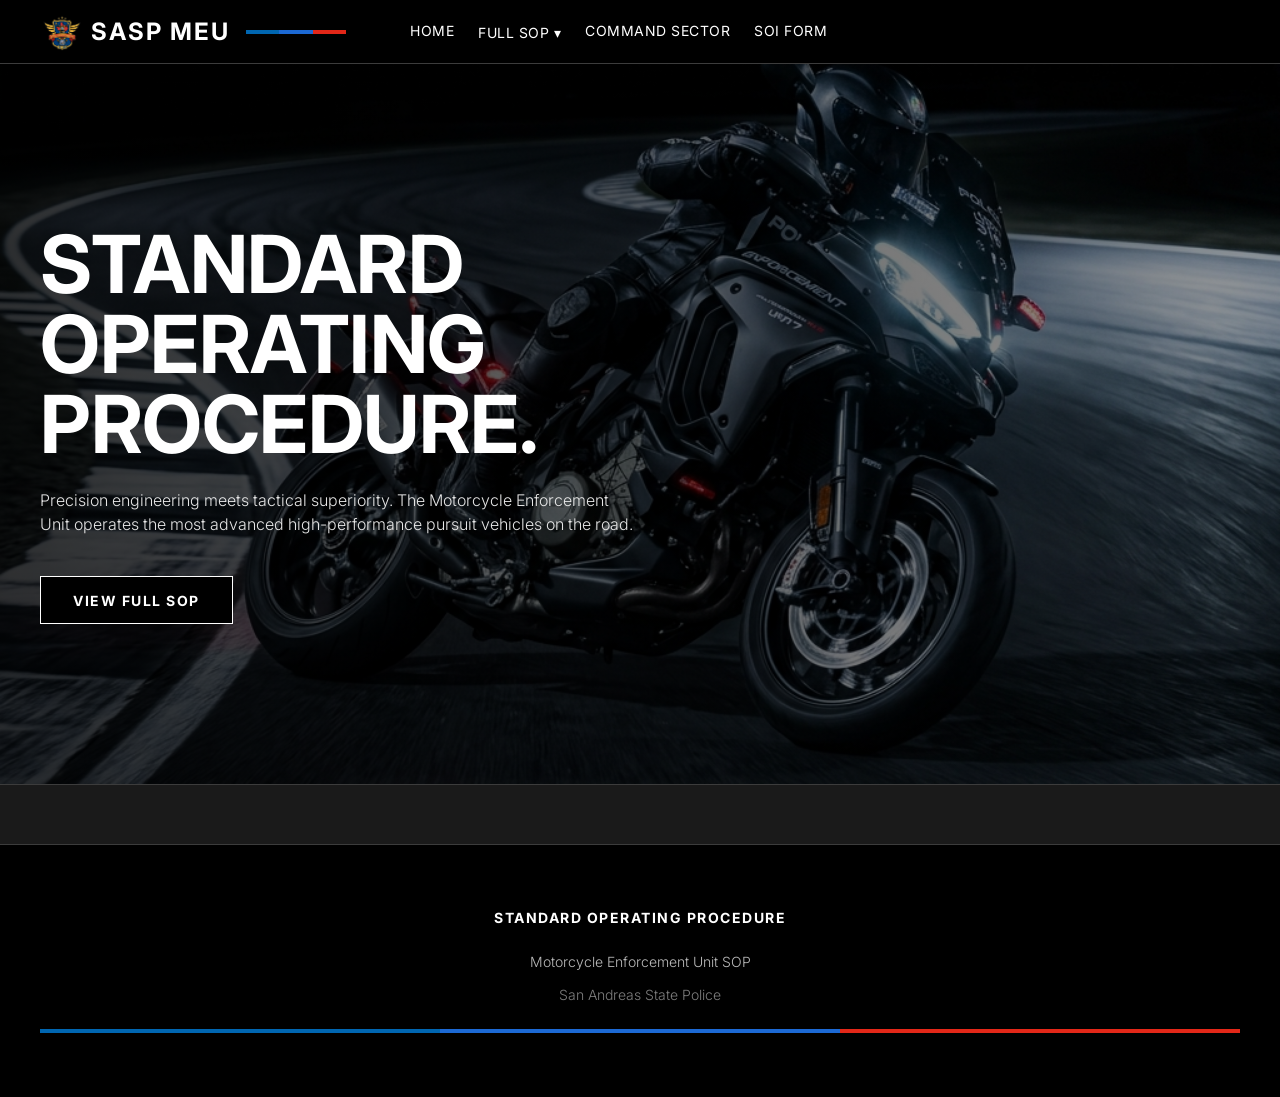
<file: index.html>
<!DOCTYPE html>
<html lang="en">
<head>
    <meta charset="UTF-8">
    <meta name="viewport" content="width=device-width, initial-scale=1.0">
    <title>SASP MEU | Standard Operating Procedure</title>
    <link rel="stylesheet" href="style.css?v=1.1">
</head>
<body>
    <div class="preloader-overlay">
        <img src="assets/bmw_gs_silhouette.png" class="preloader-bike" alt="MEU Bike">
    </div>

    <nav class="top-nav">
        <div class="nav-brand">
            <div class="meu-logo">
                <img src="assets/logo.png" alt="MEU Logo" class="meu-logo-img" onerror="this.style.display='none'">
                SASP MEU
            </div>
            <div class="divider-container">
                <div class="m-stripe-divider">
                    <div class="m-stripe-segment stripe-light"></div>
                    <div class="m-stripe-segment stripe-dark"></div>
                    <div class="m-stripe-segment stripe-red"></div>
                </div>
            </div>
        </div>
        <div class="nav-links">
            <a href="index.html" class="nav-link">Home</a>
            <div class="nav-dropdown">
                <a href="sop.html" class="nav-link">Full SOP ▾</a>
                <div class="dropdown-content">
                    <a href="sop.html#pursuits" class="nav-link-dropdown">Pursuits</a>
                    <a href="sop.html#accountability" class="nav-link-dropdown">Accountability</a>
                </div>
            </div>
            <a href="command.html" class="nav-link">Command Sector</a>
            <a href="soi.html" class="nav-link">SOI Form</a>
        </div>
    </nav>

    <div class="hero-photo-band" style="background-image: url('assets/meu_hero_bike_1777441235465.png');">
        <div class="hero-content">
            <h1 class="display-xl">Standard<br>Operating<br>Procedure.</h1>
            <p class="body-md">Precision engineering meets tactical superiority. The Motorcycle Enforcement Unit operates the most advanced high-performance pursuit vehicles on the road.</p>
            <a href="sop.html" class="button-primary">View Full SOP</a>
        </div>
    </div>

    <div class="footer-animation-container">
        <img src="assets/bmw_gs_silhouette.png" class="footer-bike" alt="MEU Patrol Loop">
    </div>
    <footer class="footer">
        <div class="footer-col">
            <h4 class="label-uppercase">Standard Operating Procedure</h4>
            <a href="sop.html" class="footer-link body-sm">Motorcycle Enforcement Unit SOP</a>
            <p class="body-sm" style="color: var(--muted); margin-top: var(--spacing-sm);">San Andreas State Police</p>
            <div class="m-stripe-divider" style="margin-top: var(--spacing-lg);">
                <div class="m-stripe-segment stripe-light"></div>
                <div class="m-stripe-segment stripe-dark"></div>
                <div class="m-stripe-segment stripe-red"></div>
            </div>
        </div>
    </footer>

</body>
</html>
</file>
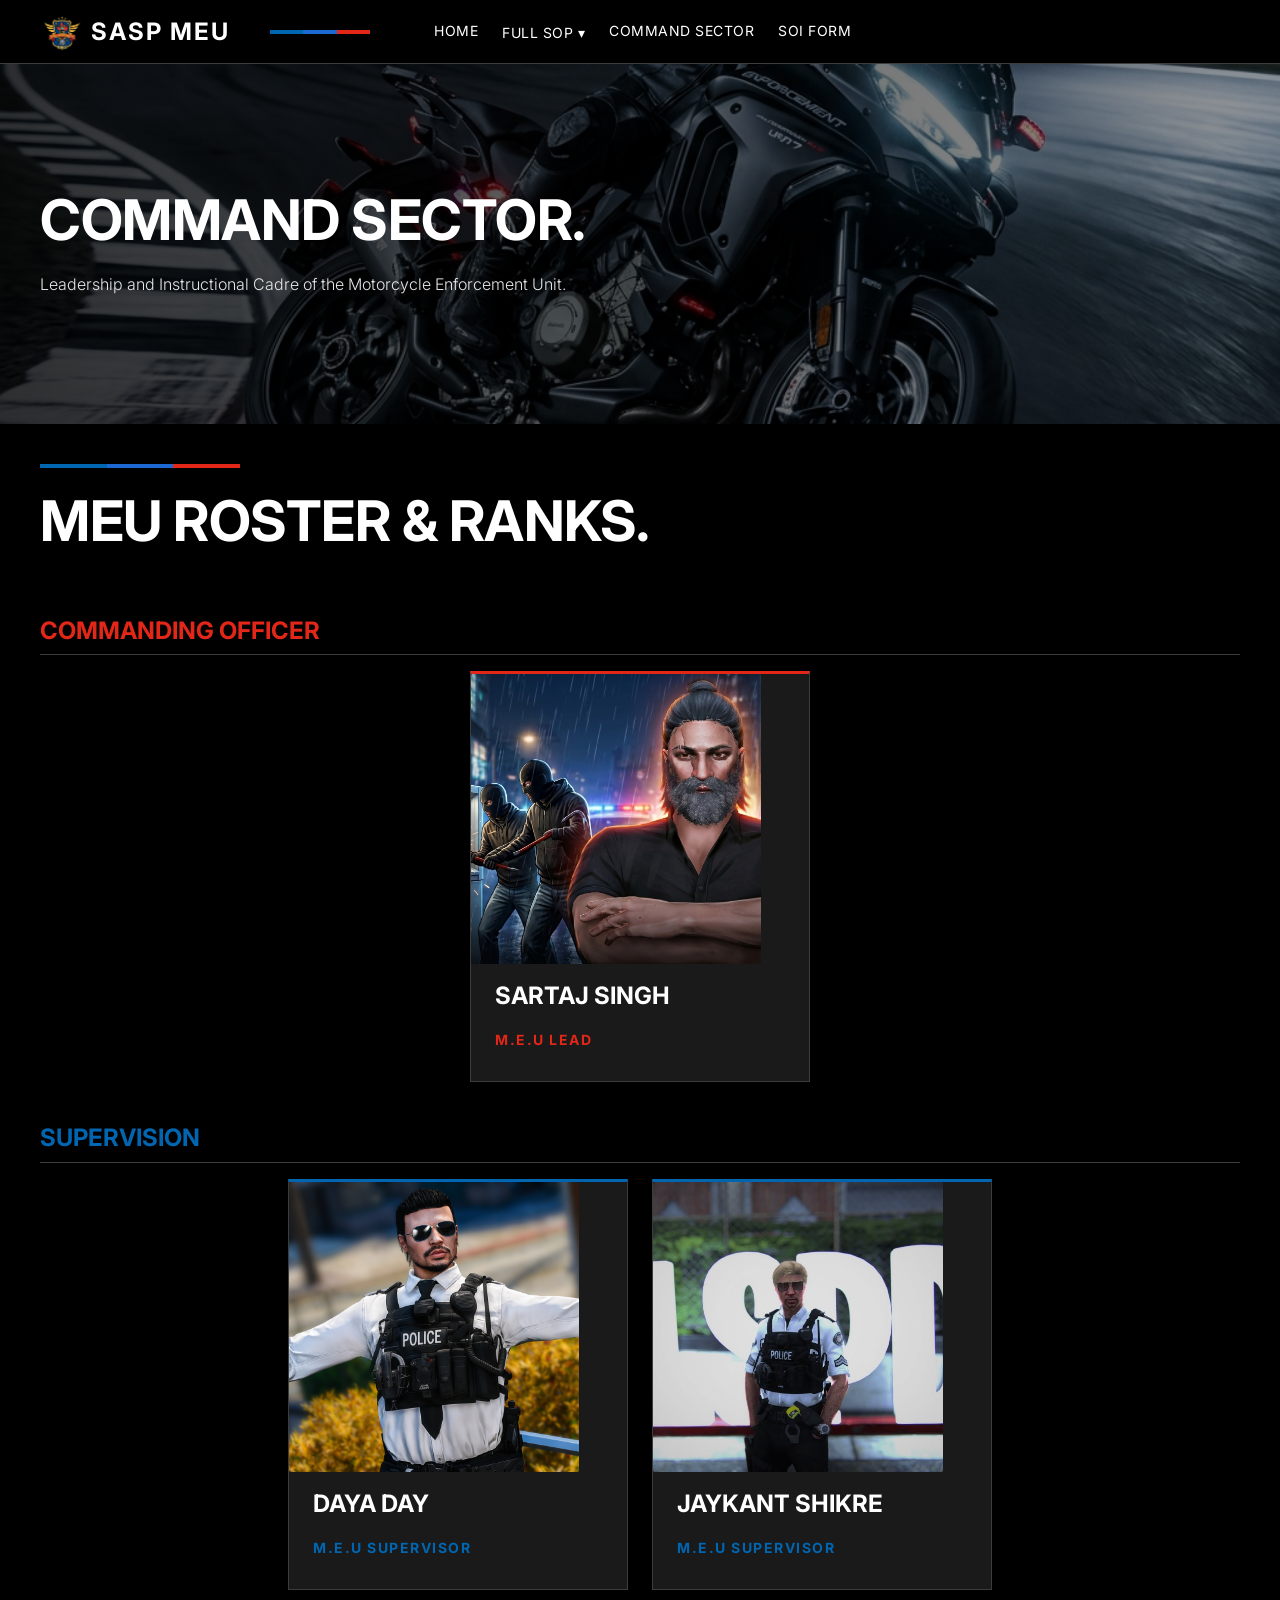
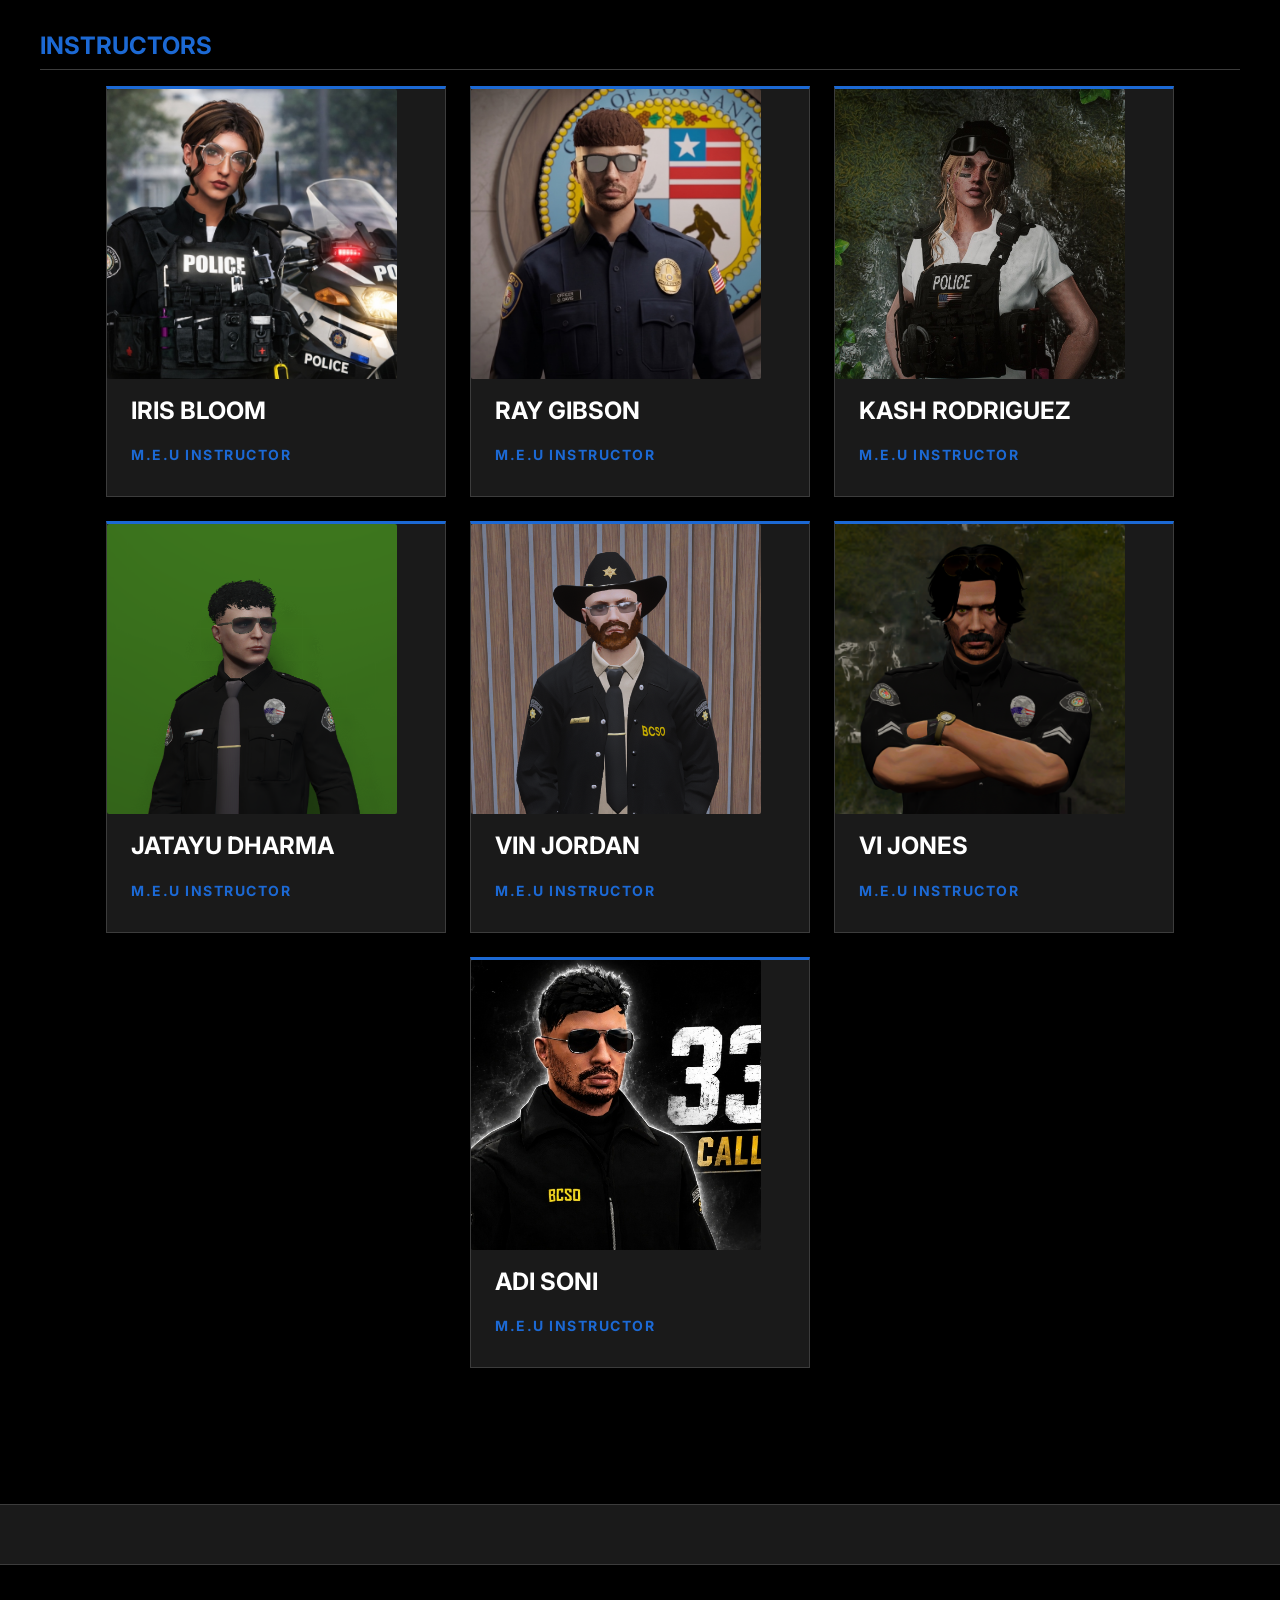
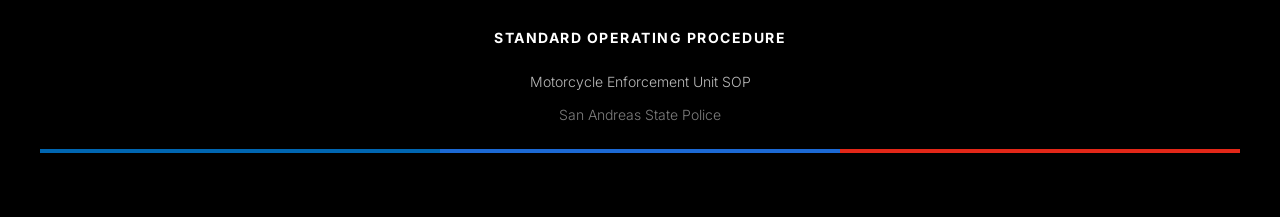
<file: command.html>
<!DOCTYPE html>
<html lang="en">
<head>
    <meta charset="UTF-8">
    <meta name="viewport" content="width=device-width, initial-scale=1.0">
    <title>SASP MEU | Command Sector</title>
    <link href="https://fonts.googleapis.com/css2?family=Inter:wght@400;500;600;700&display=swap" rel="stylesheet">
    <link rel="stylesheet" href="style.css?v=1.1">
    <style>
        .roster-grid {
            display: flex;
            flex-wrap: wrap;
            justify-content: center;
            gap: var(--spacing-lg);
        }
        .roster-grid > .feature-photo-card {
            width: 340px;
            max-width: 100%;
            flex: 0 0 auto;
        }
    </style>
</head>
<body>
    <div class="preloader-overlay">
        <img src="assets/bmw_gs_silhouette.png" class="preloader-bike" alt="MEU Bike">
    </div>

    <nav class="top-nav">
        <div class="nav-brand">
            <a href="index.html" style="text-decoration: none; color: inherit; display: flex; align-items: center; gap: 8px;">
                <img src="assets/logo.png" alt="MEU Logo" class="meu-logo-img" onerror="this.style.display='none'">
                <span class="meu-logo" style="margin: 0;">SASP MEU</span>
            </a>
            <div class="divider-container" style="margin-left: 24px;">
                <div class="m-stripe-divider">
                    <div class="m-stripe-segment stripe-light"></div>
                    <div class="m-stripe-segment stripe-dark"></div>
                    <div class="m-stripe-segment stripe-red"></div>
                </div>
            </div>
        </div>
        <div class="nav-links">
            <a href="index.html" class="nav-link">Home</a>
            <div class="nav-dropdown">
                <a href="sop.html" class="nav-link">Full SOP ▾</a>
                <div class="dropdown-content">
                    <a href="sop.html#pursuits" class="nav-link-dropdown">Pursuits</a>
                    <a href="sop.html#accountability" class="nav-link-dropdown">Accountability</a>
                </div>
            </div>
            <a href="command.html" class="nav-link">Command Sector</a>
            <a href="soi.html" class="nav-link">SOI Form</a>
        </div>
    </nav>

    <div class="hero-photo-band" style="background-image: url('assets/meu_hero_bike_1777441235465.png'); min-height: 40vh;">
        <div class="hero-content">
            <h1 class="display-xl" style="font-size: 56px;">Command Sector.</h1>
            <p class="body-md">Leadership and Instructional Cadre of the Motorcycle Enforcement Unit.</p>
        </div>
    </div>

    <section class="section-container" style="padding-top: var(--spacing-xl);">
        <div class="section-header">
            <div class="m-stripe-divider" style="max-width: 200px; margin-bottom: var(--spacing-lg);">
                <div class="m-stripe-segment stripe-light"></div>
                <div class="m-stripe-segment stripe-dark"></div>
                <div class="m-stripe-segment stripe-red"></div>
            </div>
            <h2 class="display-lg">MEU Roster & Ranks.</h2>
        </div>
        
        <div style="margin-bottom: var(--spacing-xl);">
            <h3 class="title-lg" style="margin-bottom: var(--spacing-md); color: var(--m-red); border-bottom: 1px solid var(--hairline); padding-bottom: 8px;">Commanding Officer</h3>
            <div class="roster-grid">
                <div class="feature-photo-card" style="border-top: 3px solid var(--m-red);">
                    <img src="assets/sartaj.jpg" alt="Sartaj Singh" style="width: 100%; aspect-ratio: 1/1; object-fit: cover; object-position: top; margin-bottom: var(--spacing-md); border-radius: 2px;">
                    <h3 class="title-lg">Sartaj Singh</h3>
                    <div class="label-uppercase" style="color: var(--m-red); margin-top: 4px;">M.E.U Lead</div>
                </div>
            </div>
        </div>

        <div style="margin-bottom: var(--spacing-xl);">
            <h3 class="title-lg" style="margin-bottom: var(--spacing-md); color: var(--m-blue-light); border-bottom: 1px solid var(--hairline); padding-bottom: 8px;">Supervision</h3>
            <div class="roster-grid">
                <div class="feature-photo-card" style="border-top: 3px solid var(--m-blue-light);">
                    <img src="assets/daya.png" alt="Daya Day" style="width: 100%; aspect-ratio: 1/1; object-fit: cover; object-position: top; margin-bottom: var(--spacing-md); border-radius: 2px;">
                    <h3 class="title-lg">Daya Day</h3>
                    <div class="label-uppercase" style="color: var(--m-blue-light); margin-top: 4px;">M.E.U Supervisor</div>
                </div>
                <div class="feature-photo-card" style="border-top: 3px solid var(--m-blue-light);">
                    <img src="assets/jaykant.jpg" alt="Jaykant Shikre" style="width: 100%; aspect-ratio: 1/1; object-fit: cover; object-position: top; margin-bottom: var(--spacing-md); border-radius: 2px;">
                    <h3 class="title-lg">JAYKANT SHIKRE</h3>
                    <div class="label-uppercase" style="color: var(--m-blue-light); margin-top: 4px;">M.E.U Supervisor</div>
                </div>
            </div>
        </div>

        <div style="margin-bottom: var(--spacing-xl);">
            <h3 class="title-lg" style="margin-bottom: var(--spacing-md); color: var(--m-blue-dark); border-bottom: 1px solid var(--hairline); padding-bottom: 8px;">Instructors</h3>
            <div class="roster-grid">
                <div class="feature-photo-card" style="border-top: 3px solid var(--m-blue-dark);">
                    <img src="assets/image3.jpg" alt="Iris Bloom" style="width: 100%; aspect-ratio: 1/1; object-fit: cover; object-position: top; margin-bottom: var(--spacing-md); border-radius: 2px;">
                    <h3 class="title-lg">Iris Bloom</h3>
                    <div class="label-uppercase" style="color: var(--m-blue-dark); margin-top: 4px;">M.E.U Instructor</div>
                </div>
                <div class="feature-photo-card" style="border-top: 3px solid var(--m-blue-dark);">
                    <img src="assets/image4.jpg" alt="Ray Gibson" style="width: 100%; aspect-ratio: 1/1; object-fit: cover; object-position: top; margin-bottom: var(--spacing-md); border-radius: 2px;">
                    <h3 class="title-lg">Ray Gibson</h3>
                    <div class="label-uppercase" style="color: var(--m-blue-dark); margin-top: 4px;">M.E.U Instructor</div>
                </div>
                <div class="feature-photo-card" style="border-top: 3px solid var(--m-blue-dark);">
                    <img src="assets/kash.jpg" alt="Kash Rodriguez" style="width: 100%; aspect-ratio: 1/1; object-fit: cover; object-position: top; margin-bottom: var(--spacing-md); border-radius: 2px;">
                    <h3 class="title-lg">Kash Rodriguez</h3>
                    <div class="label-uppercase" style="color: var(--m-blue-dark); margin-top: 4px;">M.E.U Instructor</div>
                </div>
                <div class="feature-photo-card" style="border-top: 3px solid var(--m-blue-dark);">
                    <img src="assets/jatayu.png" alt="Jatayu Dharma" style="width: 100%; aspect-ratio: 1/1; object-fit: cover; object-position: top; margin-bottom: var(--spacing-md); border-radius: 2px;">
                    <h3 class="title-lg">Jatayu Dharma</h3>
                    <div class="label-uppercase" style="color: var(--m-blue-dark); margin-top: 4px;">M.E.U Instructor</div>
                </div>
                <div class="feature-photo-card" style="border-top: 3px solid var(--m-blue-dark);">
                    <img src="assets/vin.png" alt="Vin Jordan" style="width: 100%; aspect-ratio: 1/1; object-fit: cover; object-position: top; margin-bottom: var(--spacing-md); border-radius: 2px;">
                    <h3 class="title-lg">Vin Jordan</h3>
                    <div class="label-uppercase" style="color: var(--m-blue-dark); margin-top: 4px;">M.E.U Instructor</div>
                </div>
                <div class="feature-photo-card" style="border-top: 3px solid var(--m-blue-dark);">
                    <img src="assets/vi.png" alt="Vi Jones" style="width: 100%; aspect-ratio: 1/1; object-fit: cover; object-position: top; margin-bottom: var(--spacing-md); border-radius: 2px;">
                    <h3 class="title-lg">Vi Jones</h3>
                    <div class="label-uppercase" style="color: var(--m-blue-dark); margin-top: 4px;">M.E.U Instructor</div>
                </div>
                <div class="feature-photo-card" style="border-top: 3px solid var(--m-blue-dark);">
                    <img src="assets/adi.jpg" alt="Adi Soni" style="width: 100%; aspect-ratio: 1/1; object-fit: cover; object-position: top; margin-bottom: var(--spacing-md); border-radius: 2px;">
                    <h3 class="title-lg">Adi Soni</h3>
                    <div class="label-uppercase" style="color: var(--m-blue-dark); margin-top: 4px;">M.E.U Instructor</div>
                </div>
            </div>
        </div>
    </section>

    <div class="footer-animation-container">
        <img src="assets/bmw_gs_silhouette.png" class="footer-bike" alt="MEU Patrol Loop">
    </div>
    <footer class="footer">
        <div class="footer-col">
            <h4 class="label-uppercase">Standard Operating Procedure</h4>
            <a href="sop.html" class="footer-link body-sm">Motorcycle Enforcement Unit SOP</a>
            <p class="body-sm" style="color: var(--muted); margin-top: var(--spacing-sm);">San Andreas State Police</p>
            <div class="m-stripe-divider" style="margin-top: var(--spacing-lg);">
                <div class="m-stripe-segment stripe-light"></div>
                <div class="m-stripe-segment stripe-dark"></div>
                <div class="m-stripe-segment stripe-red"></div>
            </div>
        </div>
    </footer>
</body>
</html>
</file>
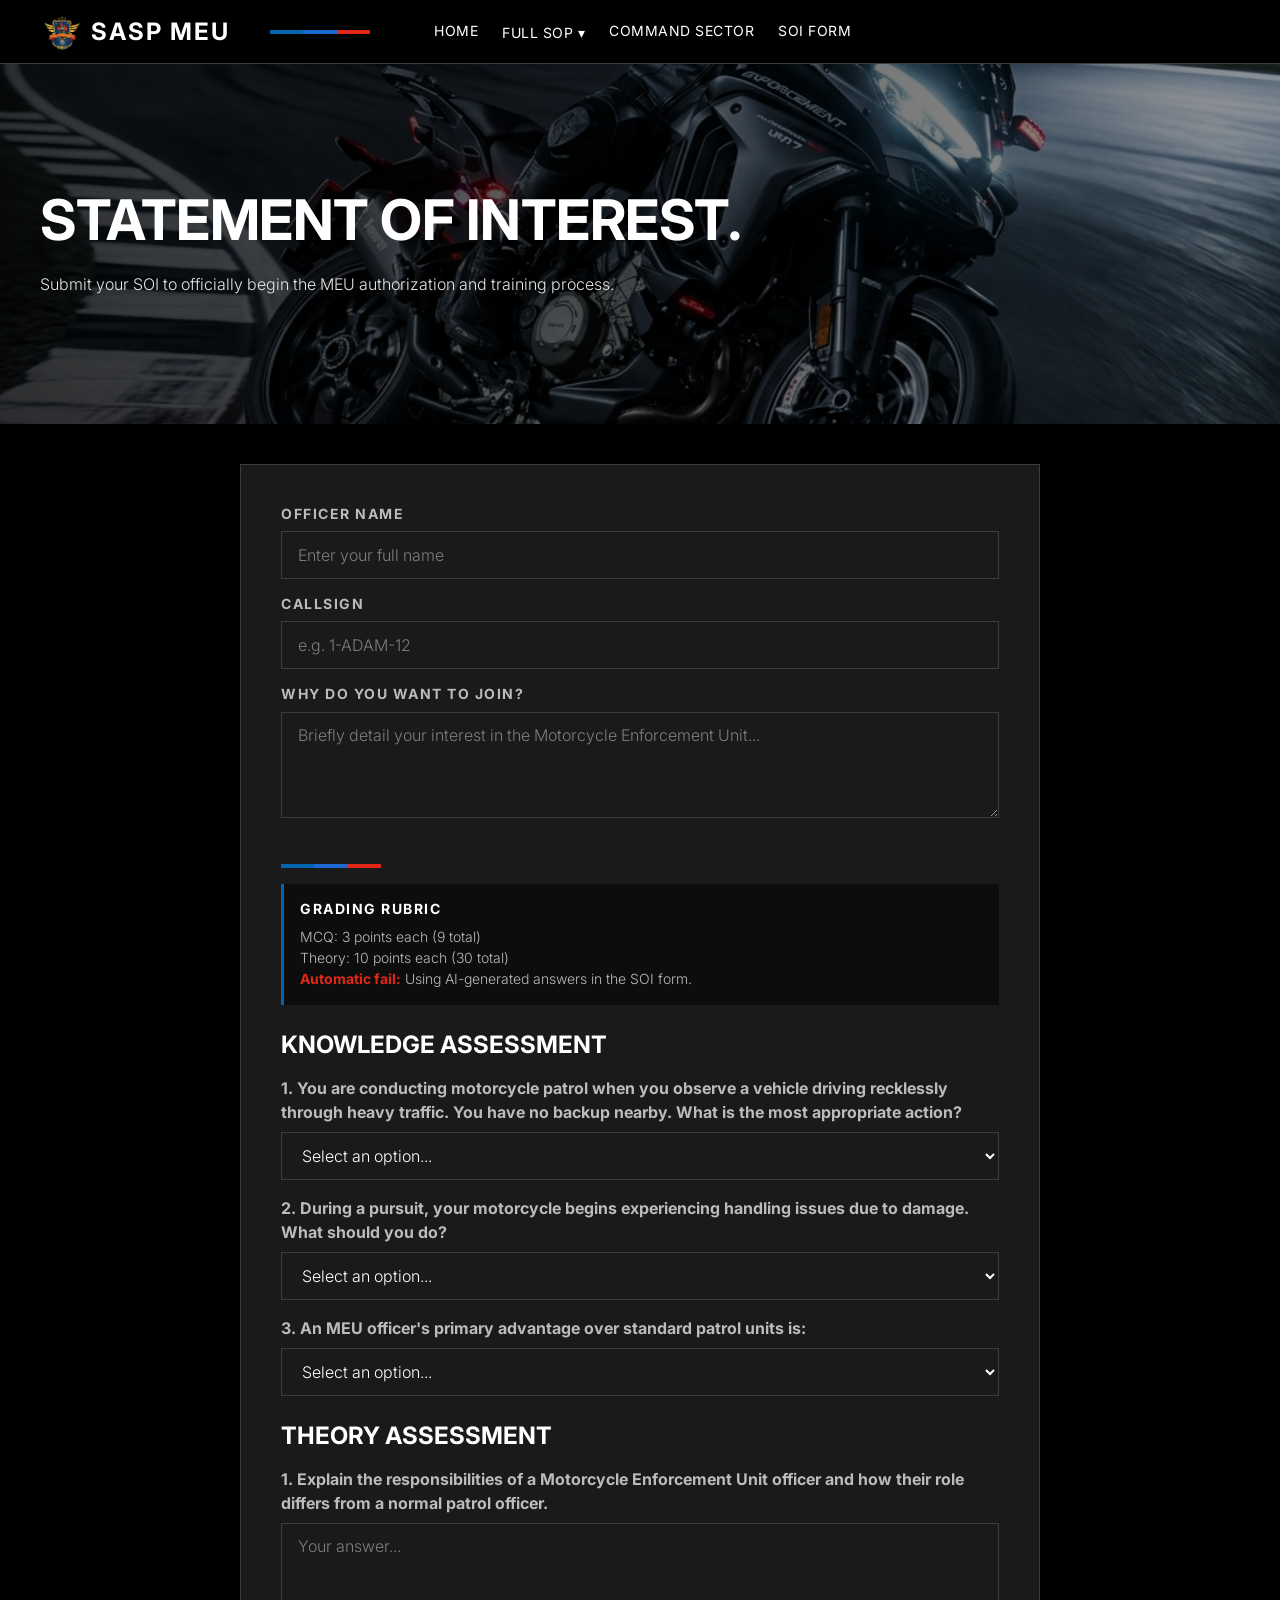
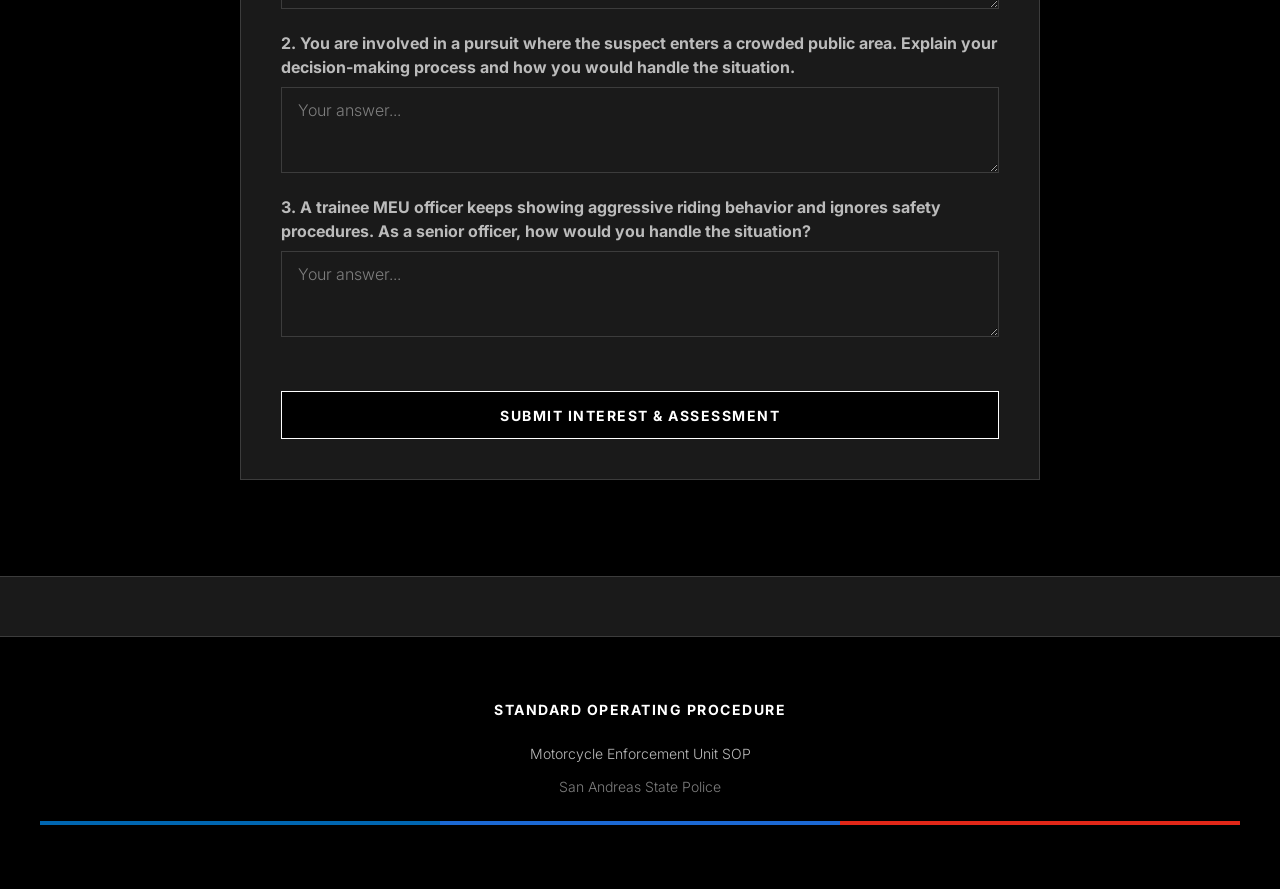
<file: soi.html>
<!DOCTYPE html>
<html lang="en">
<head>
    <meta charset="UTF-8">
    <meta name="viewport" content="width=device-width, initial-scale=1.0">
    <title>SASP MEU | Statement of Interest Form</title>
    <link rel="stylesheet" href="style.css?v=1.1">
</head>
<body>
    <div class="preloader-overlay">
        <img src="assets/bmw_gs_silhouette.png" class="preloader-bike" alt="MEU Bike">
    </div>

    <nav class="top-nav">
        <div class="nav-brand">
            <a href="index.html" style="text-decoration: none; color: inherit; display: flex; align-items: center; gap: 8px;">
                <img src="assets/logo.png" alt="MEU Logo" class="meu-logo-img" onerror="this.style.display='none'">
                <span class="meu-logo" style="margin: 0;">SASP MEU</span>
            </a>
            <div class="divider-container" style="margin-left: 24px;">
                <div class="m-stripe-divider">
                    <div class="m-stripe-segment stripe-light"></div>
                    <div class="m-stripe-segment stripe-dark"></div>
                    <div class="m-stripe-segment stripe-red"></div>
                </div>
            </div>
        </div>
        <div class="nav-links">
            <a href="index.html" class="nav-link">Home</a>
            <div class="nav-dropdown">
                <a href="sop.html" class="nav-link">Full SOP ▾</a>
                <div class="dropdown-content">
                    <a href="sop.html#pursuits" class="nav-link-dropdown">Pursuits</a>
                    <a href="sop.html#accountability" class="nav-link-dropdown">Accountability</a>
                </div>
            </div>
            <a href="command.html" class="nav-link">Command Sector</a>
            <a href="soi.html" class="nav-link">SOI Form</a>
        </div>
    </nav>

    <div class="hero-photo-band" style="background-image: url('assets/meu_hero_bike_1777441235465.png'); min-height: 40vh;">
        <div class="hero-content">
            <h1 class="display-xl" style="font-size: 56px;">Statement of Interest.</h1>
            <p class="body-md">Submit your SOI to officially begin the MEU authorization and training process.</p>
        </div>
    </div>

    <section id="soi" class="section-container" style="padding-top: var(--spacing-xl);">
        <div class="feature-photo-card" style="max-width: 800px; padding: var(--spacing-xl); margin: 0 auto;">
            <form id="soiForm" action="#" method="POST" style="display: flex; flex-direction: column; gap: var(--spacing-md);">
                <div>
                    <label class="label-uppercase" style="display: block; margin-bottom: var(--spacing-xs);">Officer Name</label>
                    <input type="text" id="officerName" name="name" class="text-input" placeholder="Enter your full name" required>
                </div>
                <div>
                    <label class="label-uppercase" style="display: block; margin-bottom: var(--spacing-xs);">Callsign</label>
                    <input type="text" id="callsign" name="callsign" class="text-input" placeholder="e.g. 1-ADAM-12" required>
                </div>
                <div>
                    <label class="label-uppercase" style="display: block; margin-bottom: var(--spacing-xs);">Why do you want to join?</label>
                    <textarea id="interest" name="interest" class="text-input" rows="4" style="height: auto; resize: vertical;" placeholder="Briefly detail your interest in the Motorcycle Enforcement Unit..." required></textarea>
                </div>

                <div style="margin-top: var(--spacing-lg);">
                    <div class="m-stripe-divider" style="max-width: 100px; margin-bottom: var(--spacing-md);">
                        <div class="m-stripe-segment stripe-light"></div>
                        <div class="m-stripe-segment stripe-dark"></div>
                        <div class="m-stripe-segment stripe-red"></div>
                    </div>
                    
                    <div style="background-color: var(--surface-soft); padding: var(--spacing-md); margin-bottom: var(--spacing-lg); border-left: 3px solid var(--m-blue-light);">
                        <h4 class="label-uppercase" style="color: var(--on-dark); margin-bottom: var(--spacing-xs);">Grading Rubric</h4>
                        <p class="body-sm" style="color: var(--body);">MCQ: 3 points each (9 total)<br>Theory: 10 points each (30 total)<br><strong style="color: var(--m-red);">Automatic fail:</strong> Using AI-generated answers in the SOI form.</p>
                    </div>

                    <h3 class="title-lg" style="margin-bottom: var(--spacing-md);">Knowledge Assessment</h3>
                    
                    <div style="margin-bottom: var(--spacing-md);">
                        <label class="body-md" style="display: block; margin-bottom: var(--spacing-xs); font-weight: bold;">1. You are conducting motorcycle patrol when you observe a vehicle driving recklessly through heavy traffic. You have no backup nearby. What is the most appropriate action?</label>
                        <select name="mcq1" class="text-input" required>
                            <option value="" disabled selected>Select an option...</option>
                            <option value="A">A. Immediately initiate a high-speed pursuit to stop the vehicle</option>
                            <option value="B">B. Follow at a safe distance, update dispatch, and request additional units</option>
                            <option value="C">C. Attempt to block the vehicle alone with your motorcycle</option>
                            <option value="D">D. Ignore the vehicle because MEU only handles motorcycles</option>
                        </select>
                    </div>

                    <div style="margin-bottom: var(--spacing-md);">
                        <label class="body-md" style="display: block; margin-bottom: var(--spacing-xs); font-weight: bold;">2. During a pursuit, your motorcycle begins experiencing handling issues due to damage. What should you do?</label>
                        <select name="mcq2" class="text-input" required>
                            <option value="" disabled selected>Select an option...</option>
                            <option value="A">A. Continue pursuing until the suspect is caught</option>
                            <option value="B">B. Increase speed to compensate for the issue</option>
                            <option value="C">C. Inform dispatch, disengage if unsafe, and allow other units to continue</option>
                            <option value="D">D. Stop the pursuit without notifying anyone</option>
                        </select>
                    </div>

                    <div style="margin-bottom: var(--spacing-md);">
                        <label class="body-md" style="display: block; margin-bottom: var(--spacing-xs); font-weight: bold;">3. An MEU officer's primary advantage over standard patrol units is:</label>
                        <select name="mcq3" class="text-input" required>
                            <option value="" disabled selected>Select an option...</option>
                            <option value="A">A. Ability to ignore traffic laws during patrol</option>
                            <option value="B">B. Ability to perform dangerous maneuvers without restrictions</option>
                            <option value="C">C. Increased mobility and maneuverability in difficult environments</option>
                            <option value="D">D. Ability to handle every situation without backup</option>
                        </select>
                    </div>

                    <h3 class="title-lg" style="margin-top: var(--spacing-lg); margin-bottom: var(--spacing-md);">Theory Assessment</h3>

                    <div style="margin-bottom: var(--spacing-md);">
                        <label class="body-md" style="display: block; margin-bottom: var(--spacing-xs); font-weight: bold;">1. Explain the responsibilities of a Motorcycle Enforcement Unit officer and how their role differs from a normal patrol officer.</label>
                        <textarea name="theory1" class="text-input" rows="3" style="height: auto; resize: vertical;" placeholder="Your answer..." required></textarea>
                    </div>

                    <div style="margin-bottom: var(--spacing-md);">
                        <label class="body-md" style="display: block; margin-bottom: var(--spacing-xs); font-weight: bold;">2. You are involved in a pursuit where the suspect enters a crowded public area. Explain your decision-making process and how you would handle the situation.</label>
                        <textarea name="theory2" class="text-input" rows="3" style="height: auto; resize: vertical;" placeholder="Your answer..." required></textarea>
                    </div>

                    <div style="margin-bottom: var(--spacing-md);">
                        <label class="body-md" style="display: block; margin-bottom: var(--spacing-xs); font-weight: bold;">3. A trainee MEU officer keeps showing aggressive riding behavior and ignores safety procedures. As a senior officer, how would you handle the situation?</label>
                        <textarea name="theory3" class="text-input" rows="3" style="height: auto; resize: vertical;" placeholder="Your answer..." required></textarea>
                    </div>
                </div>

                <button type="submit" id="submitBtn" class="button-primary" style="margin-top: var(--spacing-md); width: 100%;">Submit Interest & Assessment</button>
                <p id="formMessage" class="body-md" style="display: none; margin-top: var(--spacing-sm); text-align: center;"></p>
            </form>
        </div>
    </section>

    <div class="footer-animation-container">
        <img src="assets/bmw_gs_silhouette.png" class="footer-bike" alt="MEU Patrol Loop">
    </div>
    <footer class="footer">
        <div class="footer-col">
            <h4 class="label-uppercase">Standard Operating Procedure</h4>
            <a href="index.html" class="footer-link body-sm">Motorcycle Enforcement Unit SOP</a>
            <p class="body-sm" style="color: var(--muted); margin-top: var(--spacing-sm);">San Andreas State Police</p>
            <div class="m-stripe-divider" style="margin-top: var(--spacing-lg);">
                <div class="m-stripe-segment stripe-light"></div>
                <div class="m-stripe-segment stripe-dark"></div>
                <div class="m-stripe-segment stripe-red"></div>
            </div>
        </div>
    </footer>

    <script>
        document.getElementById('soiForm').addEventListener('submit', function(e) {
            e.preventDefault();
            
            const btn = document.getElementById('submitBtn');
            const msg = document.getElementById('formMessage');
            btn.textContent = 'Transmitting...';
            btn.disabled = true;
            
            const formData = new FormData(this);
            const data = new URLSearchParams(formData);
            
            // The active Google Apps Script webhook URL
            const scriptURL = 'https://script.google.com/macros/s/AKfycbw03T1ecBTQL6pjJAkefaUVgHMtBm53kkaaSEDaXXv6P0BlITUKvzTPXQiPeKNUS4Qn/exec';

            fetch(scriptURL, { 
                method: 'POST', 
                body: data,
                mode: 'no-cors',
                headers: {
                    'Content-Type': 'application/x-www-form-urlencoded'
                }
            })
                .then(response => {
                    msg.style.display = 'block';
                    msg.style.color = '#0fa336'; // Success green
                    msg.textContent = 'Statement of Interest submitted successfully.';
                    this.reset();
                    btn.textContent = 'Submit Interest & Assessment';
                    btn.disabled = false;
                })
                .catch(error => {
                    msg.style.display = 'block';
                    msg.style.color = 'var(--m-red)';
                    msg.textContent = 'Transmission failed. Please try again.';
                    btn.textContent = 'Submit Interest & Assessment';
                    btn.disabled = false;
                    console.error('Error!', error.message);
                });
        });
    </script>
</body>
</html>
</file>
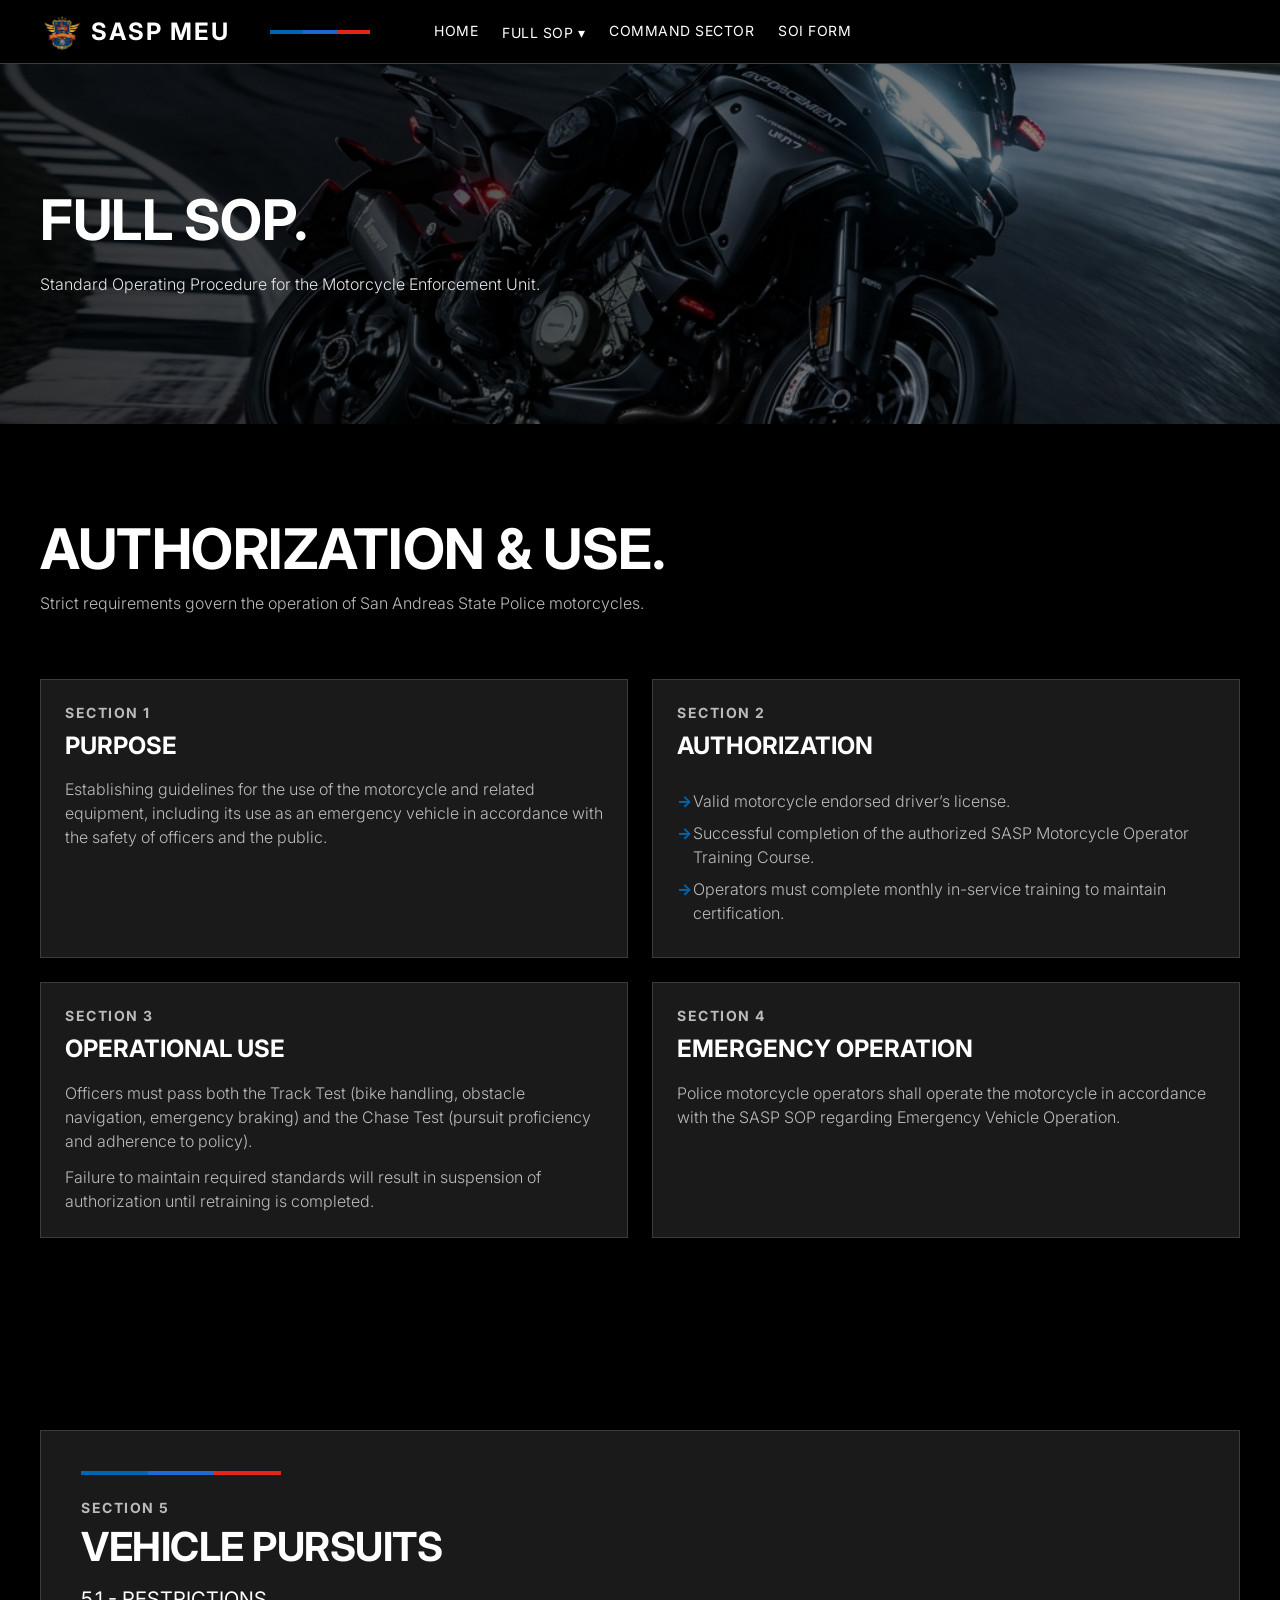
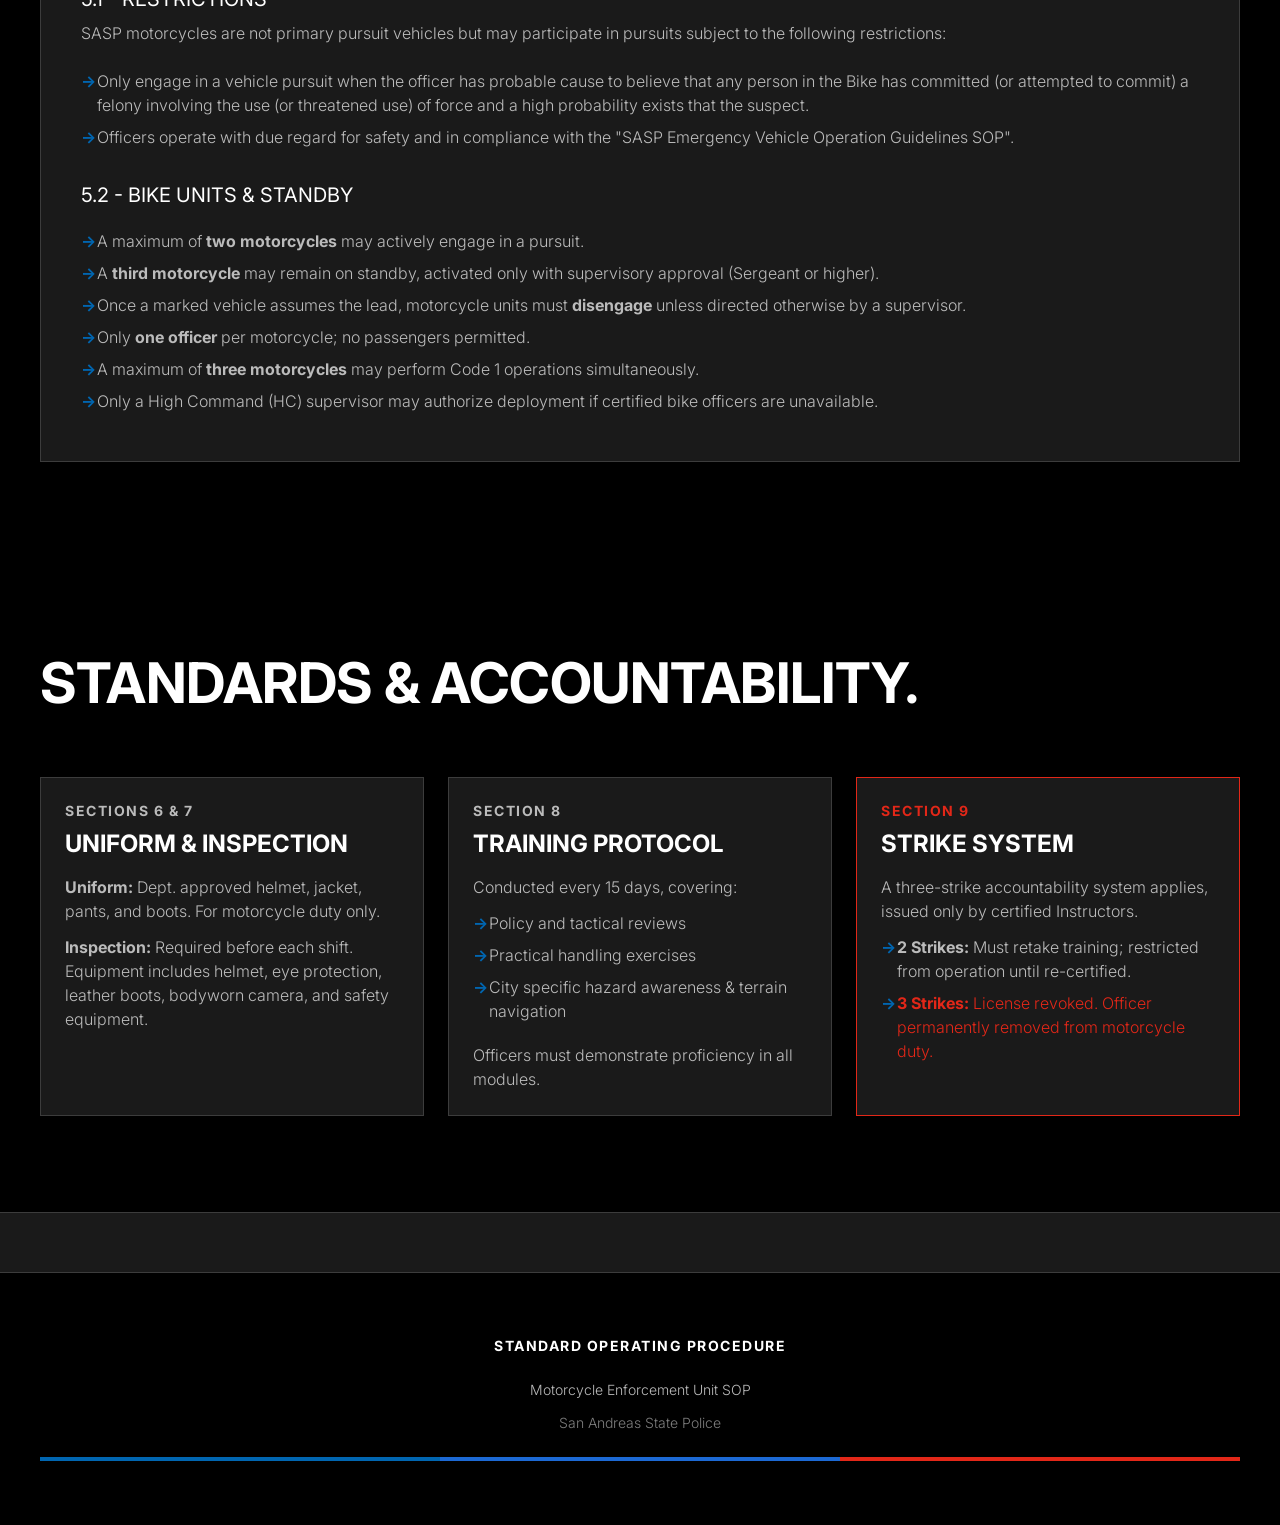
<file: sop.html>
<!DOCTYPE html>
<html lang="en">
<head>
    <meta charset="UTF-8">
    <meta name="viewport" content="width=device-width, initial-scale=1.0">
    <title>SASP MEU | Full SOP</title>
    <link rel="stylesheet" href="style.css?v=1.1">
</head>
<body>
    <div class="preloader-overlay">
        <img src="assets/bmw_gs_silhouette.png" class="preloader-bike" alt="MEU Bike">
    </div>

    <nav class="top-nav">
        <div class="nav-brand">
            <a href="index.html" style="text-decoration: none; color: inherit; display: flex; align-items: center; gap: 8px;">
                <img src="assets/logo.png" alt="MEU Logo" class="meu-logo-img" onerror="this.style.display='none'">
                <span class="meu-logo" style="margin: 0;">SASP MEU</span>
            </a>
            <div class="divider-container" style="margin-left: 24px;">
                <div class="m-stripe-divider">
                    <div class="m-stripe-segment stripe-light"></div>
                    <div class="m-stripe-segment stripe-dark"></div>
                    <div class="m-stripe-segment stripe-red"></div>
                </div>
            </div>
        </div>
        <div class="nav-links">
            <a href="index.html" class="nav-link">Home</a>
            <div class="nav-dropdown">
                <a href="sop.html" class="nav-link">Full SOP ▾</a>
                <div class="dropdown-content">
                    <a href="sop.html#pursuits" class="nav-link-dropdown">Pursuits</a>
                    <a href="sop.html#accountability" class="nav-link-dropdown">Accountability</a>
                </div>
            </div>
            <a href="command.html" class="nav-link">Command Sector</a>
            <a href="soi.html" class="nav-link">SOI Form</a>
        </div>
    </nav>

    <div class="hero-photo-band" style="background-image: url('assets/meu_hero_bike_1777441235465.png'); min-height: 40vh;">
        <div class="hero-content">
            <h1 class="display-xl" style="font-size: 56px;">Full SOP.</h1>
            <p class="body-md">Standard Operating Procedure for the Motorcycle Enforcement Unit.</p>
        </div>
    </div>

    <section id="requirements" class="section-container">
        <div class="section-header">
            <h2 class="display-lg">Authorization & Use.</h2>
            <p class="body-md" style="margin-top: var(--spacing-sm);">Strict requirements govern the operation of San Andreas State Police motorcycles.</p>
        </div>
        
        <div class="grid-3up" style="grid-template-columns: repeat(2, 1fr);">
            <div class="feature-photo-card">
                <div class="label-uppercase">Section 1</div>
                <h3 class="title-lg">Purpose</h3>
                <p class="body-md">Establishing guidelines for the use of the motorcycle and related equipment, including its use as an emergency vehicle in accordance with the safety of officers and the public.</p>
            </div>
            <div class="feature-photo-card">
                <div class="label-uppercase">Section 2</div>
                <h3 class="title-lg">Authorization</h3>
                <ul class="feature-list body-md">
                    <li>Valid motorcycle endorsed driver’s license.</li>
                    <li>Successful completion of the authorized SASP Motorcycle Operator Training Course.</li>
                    <li>Operators must complete monthly in-service training to maintain certification.</li>
                </ul>
            </div>
            <div class="feature-photo-card">
                <div class="label-uppercase">Section 3</div>
                <h3 class="title-lg">Operational Use</h3>
                <p class="body-md">Officers must pass both the Track Test (bike handling, obstacle navigation, emergency braking) and the Chase Test (pursuit proficiency and adherence to policy).</p>
                <p class="body-md" style="margin-top: var(--spacing-sm);">Failure to maintain required standards will result in suspension of authorization until retraining is completed.</p>
            </div>
            <div class="feature-photo-card">
                <div class="label-uppercase">Section 4</div>
                <h3 class="title-lg">Emergency Operation</h3>
                <p class="body-md">Police motorcycle operators shall operate the motorcycle in accordance with the SASP SOP regarding Emergency Vehicle Operation.</p>
            </div>
        </div>
    </section>

    <section id="pursuits" class="section-container">
        <div class="feature-photo-card" style="padding: var(--spacing-xl);">
            <div class="m-stripe-divider" style="max-width: 200px; margin-bottom: var(--spacing-lg);">
                <div class="m-stripe-segment stripe-light"></div>
                <div class="m-stripe-segment stripe-dark"></div>
                <div class="m-stripe-segment stripe-red"></div>
            </div>
            <div class="label-uppercase">Section 5</div>
            <h2 class="display-md" style="margin-bottom: var(--spacing-md);">Vehicle Pursuits</h2>
            
            <h3 class="title-md" style="margin-bottom: var(--spacing-xs); color: var(--ink);">5.1 - Restrictions</h3>
            <p class="body-md" style="margin-bottom: var(--spacing-sm);">SASP motorcycles are not primary pursuit vehicles but may participate in pursuits subject to the following restrictions:</p>
            <ul class="feature-list body-md" style="margin-bottom: var(--spacing-lg);">
                <li>Only engage in a vehicle pursuit when the officer has probable cause to believe that any person in the Bike has committed (or attempted to commit) a felony involving the use (or threatened use) of force and a high probability exists that the suspect.</li>
                <li>Officers operate with due regard for safety and in compliance with the "SASP Emergency Vehicle Operation Guidelines SOP".</li>
            </ul>

            <h3 class="title-md" style="margin-bottom: var(--spacing-xs); color: var(--ink);">5.2 - Bike Units & Standby</h3>
            <ul class="feature-list body-md">
                <li>A maximum of <strong>two motorcycles</strong> may actively engage in a pursuit.</li>
                <li>A <strong>third motorcycle</strong> may remain on standby, activated only with supervisory approval (Sergeant or higher).</li>
                <li>Once a marked vehicle assumes the lead, motorcycle units must <strong>disengage</strong> unless directed otherwise by a supervisor.</li>
                <li>Only <strong>one officer</strong> per motorcycle; no passengers permitted.</li>
                <li>A maximum of <strong>three motorcycles</strong> may perform Code 1 operations simultaneously.</li>
                <li>Only a High Command (HC) supervisor may authorize deployment if certified bike officers are unavailable.</li>
            </ul>
        </div>
    </section>

    <section id="accountability" class="section-container">
        <div class="section-header">
            <h2 class="display-lg">Standards & Accountability.</h2>
        </div>
        
        <div class="grid-3up">
            <div class="feature-photo-card">
                <div class="label-uppercase">Sections 6 & 7</div>
                <h3 class="title-lg">Uniform & Inspection</h3>
                <p class="body-md"><strong>Uniform:</strong> Dept. approved helmet, jacket, pants, and boots. For motorcycle duty only.</p>
                <p class="body-md" style="margin-top: var(--spacing-sm);"><strong>Inspection:</strong> Required before each shift. Equipment includes helmet, eye protection, leather boots, bodyworn camera, and safety equipment.</p>
            </div>
            <div class="feature-photo-card">
                <div class="label-uppercase">Section 8</div>
                <h3 class="title-lg">Training Protocol</h3>
                <p class="body-md">Conducted every 15 days, covering:</p>
                <ul class="feature-list body-md">
                    <li>Policy and tactical reviews</li>
                    <li>Practical handling exercises</li>
                    <li>City specific hazard awareness & terrain navigation</li>
                </ul>
                <p class="body-md" style="margin-top: var(--spacing-sm);">Officers must demonstrate proficiency in all modules.</p>
            </div>
            <div class="feature-photo-card" style="border-color: var(--m-red);">
                <div class="label-uppercase" style="color: var(--m-red);">Section 9</div>
                <h3 class="title-lg">Strike System</h3>
                <p class="body-md">A three-strike accountability system applies, issued only by certified Instructors.</p>
                <ul class="feature-list body-md">
                    <li><strong>2 Strikes:</strong> Must retake training; restricted from operation until re-certified.</li>
                    <li style="color: var(--m-red);"><strong>3 Strikes:</strong> License revoked. Officer permanently removed from motorcycle duty.</li>
                </ul>
            </div>
        </div>
    </section>

    <div class="footer-animation-container">
        <img src="assets/bmw_gs_silhouette.png" class="footer-bike" alt="MEU Patrol Loop">
    </div>
    <footer class="footer">
        <div class="footer-col">
            <h4 class="label-uppercase">Standard Operating Procedure</h4>
            <a href="sop.html" class="footer-link body-sm">Motorcycle Enforcement Unit SOP</a>
            <p class="body-sm" style="color: var(--muted); margin-top: var(--spacing-sm);">San Andreas State Police</p>
            <div class="m-stripe-divider" style="margin-top: var(--spacing-lg);">
                <div class="m-stripe-segment stripe-light"></div>
                <div class="m-stripe-segment stripe-dark"></div>
                <div class="m-stripe-segment stripe-red"></div>
            </div>
        </div>
    </footer>
</body>
</html>
</file>
<file: style.css>
@import url('https://fonts.googleapis.com/css2?family=Inter:wght@300;400;700&display=swap');

:root {
  /* Colors */
  --primary: #ffffff;
  --ink: #ffffff;
  --body: #bbbbbb;
  --body-strong: #e6e6e6;
  --muted: #7e7e7e;
  --hairline: #3c3c3c;
  --hairline-strong: #262626;
  --canvas: #000000;
  --surface-card: #1a1a1a;
  --surface-elevated: #262626;
  --surface-soft: #0d0d0d;
  --on-primary: #000000;
  --on-dark: #ffffff;
  --m-blue-light: #0066b1;
  --m-blue-dark: #1c69d4;
  --m-red: #e22718;

  /* Spacing */
  --spacing-xxs: 4px;
  --spacing-xs: 8px;
  --spacing-sm: 12px;
  --spacing-md: 16px;
  --spacing-lg: 24px;
  --spacing-xl: 40px;
  --spacing-xxl: 64px;
  --spacing-section: 96px;

  /* Typography */
  --font-display: "Inter", sans-serif;
  --font-body: "Inter", sans-serif;
}

* {
  box-sizing: border-box;
  margin: 0;
  padding: 0;
}

body {
  background-color: var(--canvas);
  color: var(--body);
  font-family: var(--font-body);
  -webkit-font-smoothing: antialiased;
  line-height: 1.5;
}

h1, h2, h3, h4, h5, h6 {
  color: var(--ink);
  font-family: var(--font-display);
  font-weight: 700;
  text-transform: uppercase;
  margin: 0;
}

a {
  color: inherit;
  text-decoration: none;
}

/* Typography Classes */
.display-xl { font-size: 80px; font-weight: 700; line-height: 1; letter-spacing: -0.5px; text-transform: uppercase; }
.display-lg { font-size: 56px; font-weight: 700; line-height: 1.05; letter-spacing: -0.5px; text-transform: uppercase; }
.display-md { font-size: 40px; font-weight: 700; line-height: 1.1; letter-spacing: -0.5px; }
.display-sm { font-size: 32px; font-weight: 700; line-height: 1.15; letter-spacing: -0.5px; }
.title-lg { font-size: 24px; font-weight: 700; line-height: 1.3; }
.title-md { font-size: 20px; font-weight: 400; line-height: 1.4; color: var(--body-strong); }
.title-sm { font-size: 18px; font-weight: 400; line-height: 1.4; }
.label-uppercase { font-size: 14px; font-weight: 700; line-height: 1.3; letter-spacing: 1.5px; text-transform: uppercase; color: var(--body); }
.body-md { font-size: 16px; font-weight: 300; line-height: 1.5; color: var(--body); }
.body-sm { font-size: 14px; font-weight: 300; line-height: 1.5; color: var(--body); }

/* Components */
.top-nav {
  background-color: var(--canvas);
  color: var(--on-dark);
  height: 64px;
  display: flex;
  align-items: center;
  padding: 0 var(--spacing-xl);
  border-bottom: 1px solid var(--hairline);
  position: sticky;
  top: 0;
  z-index: 100;
}

.nav-brand {
  display: flex;
  align-items: center;
  gap: var(--spacing-md);
  margin-right: var(--spacing-xxl);
}

.meu-logo {
  font-family: var(--font-display);
  font-weight: 700;
  font-size: 24px;
  letter-spacing: 2px;
  color: var(--primary);
  display: flex;
  align-items: center;
  gap: 8px;
}

.meu-logo-img {
  height: 40px;
  width: auto;
  object-fit: contain;
}

.m-stripe-divider {
  display: flex;
  height: 4px;
  width: 100%;
}
.m-stripe-segment { flex: 1; }
.stripe-light { background-color: var(--m-blue-light); }
.stripe-dark { background-color: var(--m-blue-dark); }
.stripe-red { background-color: var(--m-red); }

.nav-links {
  display: flex;
  gap: var(--spacing-lg);
}

.nav-link {
  font-size: 14px;
  font-weight: 400;
  letter-spacing: 0.5px;
  color: var(--on-dark);
  text-transform: uppercase;
}

.nav-dropdown {
  position: relative;
  display: inline-block;
}

.dropdown-content {
  display: none;
  position: absolute;
  background-color: var(--surface-card);
  min-width: 180px;
  box-shadow: 0px 8px 16px 0px rgba(0,0,0,0.5);
  z-index: 200;
  top: 100%;
  left: 0;
  border: 1px solid var(--hairline);
  padding: var(--spacing-xs) 0;
}

.nav-dropdown:hover .dropdown-content {
  display: block;
}

.nav-link-dropdown {
  font-size: 13px;
  font-weight: 400;
  letter-spacing: 0.5px;
  color: var(--on-dark);
  text-transform: uppercase;
  display: block;
  padding: 12px 16px;
  transition: background-color 0.2s;
}

.nav-link-dropdown:hover {
  background-color: var(--surface-elevated);
}

.hero-photo-band {
  background-color: var(--canvas);
  color: var(--on-dark);
  padding: var(--spacing-xxl) var(--spacing-xl);
  min-height: 80vh;
  display: flex;
  flex-direction: column;
  justify-content: center;
  background-size: cover;
  background-position: center;
  position: relative;
}

.hero-photo-band::before {
  content: '';
  position: absolute;
  top: 0; left: 0; right: 0; bottom: 0;
  background: linear-gradient(90deg, rgba(0,0,0,0.8) 0%, rgba(0,0,0,0.4) 100%);
  z-index: 1;
}

.hero-content {
  position: relative;
  z-index: 2;
  max-width: 800px;
}

.hero-content .body-md {
  margin-top: var(--spacing-lg);
  max-width: 600px;
  color: var(--body-strong);
}

.button-primary {
  background-color: var(--canvas);
  color: var(--on-dark);
  font-family: var(--font-display);
  font-size: 14px;
  font-weight: 700;
  letter-spacing: 1.5px;
  text-transform: uppercase;
  border: 1px solid var(--primary);
  border-radius: 0;
  padding: 16px 32px;
  height: 48px;
  cursor: pointer;
  display: inline-flex;
  align-items: center;
  justify-content: center;
  transition: background-color 0.2s, color 0.2s;
  margin-top: var(--spacing-xl);
}

.button-primary:hover {
  background-color: var(--primary);
  color: var(--on-primary);
}

.button-primary-outline {
  background-color: transparent;
  color: var(--on-dark);
  font-family: var(--font-display);
  font-size: 14px;
  font-weight: 700;
  letter-spacing: 1.5px;
  text-transform: uppercase;
  border: 1px solid var(--primary);
  border-radius: 0;
  padding: 16px 32px;
  height: 48px;
  cursor: pointer;
  display: inline-flex;
  align-items: center;
  justify-content: center;
  transition: background-color 0.2s, color 0.2s;
}

.button-primary-outline:hover {
  background-color: var(--primary);
  color: var(--on-primary);
}

/* Sections */
.section-container {
  padding: var(--spacing-section) var(--spacing-xl);
  max-width: 1440px;
  margin: 0 auto;
}

.section-header {
  margin-bottom: var(--spacing-xxl);
}

/* Grids */
.grid-3up {
  display: grid;
  grid-template-columns: repeat(3, 1fr);
  gap: var(--spacing-lg);
}

/* Lists */
.feature-list {
  list-style: none;
  margin-top: var(--spacing-sm);
}

.feature-list li {
  margin-bottom: var(--spacing-xs);
  padding-left: var(--spacing-md);
  position: relative;
}

.feature-list li::before {
  content: '→';
  position: absolute;
  left: 0;
  color: var(--m-blue-light);
  font-weight: bold;
}

/* Cards */
.feature-photo-card {
  background-color: var(--surface-card);
  color: var(--on-dark);
  border-radius: 0;
  padding: var(--spacing-lg);
  border: 1px solid var(--hairline);
  display: flex;
  flex-direction: column;
}

.feature-photo-card img {
  width: calc(100% + 48px);
  margin: -24px -24px 24px -24px;
  aspect-ratio: 16/9;
  object-fit: cover;
}

.feature-photo-card .label-uppercase {
  margin-bottom: var(--spacing-xs);
}

.feature-photo-card .title-lg {
  margin-bottom: var(--spacing-md);
}

.model-card {
  background-color: var(--canvas);
  color: var(--on-dark);
  border-radius: var(--radius-sm);
}

/* ---- Preloader Animation ---- */
.preloader-overlay {
  position: fixed;
  top: 0; left: 0;
  width: 100vw; height: 100vh;
  background-color: var(--canvas);
  z-index: 9999;
  display: flex;
  align-items: center;
  justify-content: center;
  animation: preloaderFadeOut 0.5s ease-in-out 1.2s forwards;
  pointer-events: none;
}

.preloader-bike {
  height: 150px;
  filter: invert(1);
  mix-blend-mode: screen;
  transform: translateX(150vw) scaleX(-1);
  animation: preloaderDrive 1.2s cubic-bezier(0.4, 0, 0.2, 1) forwards;
}

@keyframes preloaderDrive {
  0% { transform: translateX(150vw) scaleX(-1) rotate(5deg); }
  50% { transform: translateX(0) scaleX(-1) rotate(0deg); }
  100% { transform: translateX(-150vw) scaleX(-1) rotate(-5deg); }
}

@keyframes preloaderFadeOut {
  0% { opacity: 1; }
  100% { opacity: 0; visibility: hidden; }
}

/* ---- Footer Loop Animation ---- */
.footer-animation-container {
  width: 100%;
  height: 60px;
  background-color: var(--surface-card);
  border-top: 1px solid var(--hairline);
  position: relative;
  overflow: hidden;
  display: flex;
  align-items: center;
}

.footer-bike {
  height: 40px;
  position: absolute;
  right: -100px;
  filter: invert(1);
  mix-blend-mode: screen;
  opacity: 0.5;
  animation: footerDriveLoop 10s linear infinite;
}

@keyframes footerDriveLoop {
  0% { transform: translateX(0) scaleX(-1); }
  15% { transform: translateX(-110vw) scaleX(-1); }
  100% { transform: translateX(-110vw) scaleX(-1); }
}

.model-card img {
  width: 100%;
  aspect-ratio: 16/10;
  object-fit: cover;
  margin-bottom: var(--spacing-lg);
}

.text-link {
  background-color: transparent;
  color: var(--on-dark);
  font-family: var(--font-display);
  font-size: 14px;
  font-weight: 700;
  letter-spacing: 1.5px;
  text-transform: uppercase;
  display: inline-flex;
  align-items: center;
  gap: 8px;
  margin-top: var(--spacing-lg);
}

.text-link::after {
  content: '→';
  font-size: 18px;
}

/* Spec Cells */
.spec-grid {
  display: grid;
  grid-template-columns: repeat(4, 1fr);
  gap: 1px;
  background-color: var(--hairline);
  border: 1px solid var(--hairline);
}

.spec-cell {
  background-color: var(--surface-soft);
  color: var(--on-dark);
  padding: var(--spacing-xl);
  display: flex;
  flex-direction: column;
}

.spec-cell .display-sm {
  margin-bottom: var(--spacing-xs);
}

/* Forms */
.text-input {
  background-color: var(--surface-card);
  color: var(--on-dark);
  font-family: var(--font-body);
  font-size: 16px;
  font-weight: 300;
  border-radius: 0;
  padding: 12px 16px;
  height: 48px;
  border: 1px solid var(--hairline);
  outline: none;
  width: 100%;
  transition: border-color 0.2s;
}

.text-input:focus {
  border-color: var(--primary);
}

.text-input::placeholder {
  color: var(--muted);
}

/* Footer */
.footer {
  background-color: var(--canvas);
  padding: var(--spacing-xxl) var(--spacing-xl);
  border-top: 1px solid var(--hairline);
  display: grid;
  grid-template-columns: 1fr;
  gap: var(--spacing-lg);
  text-align: center;
}

.footer-col h4 {
  margin-bottom: var(--spacing-lg);
  color: var(--on-dark);
}

.footer-link {
  display: block;
  color: var(--body);
  margin-bottom: var(--spacing-sm);
  transition: color 0.2s;
}

.footer-link:hover {
  color: var(--on-dark);
}

.divider-container {
  width: 100px;
}

.footer .m-stripe-divider {
  margin-left: auto;
  margin-right: auto;
}

/* Media Queries */
@media (max-width: 1024px) {
  .grid-3up {
    grid-template-columns: repeat(2, 1fr);
  }
  .spec-grid {
    grid-template-columns: repeat(2, 1fr);
  }
}

@media (max-width: 768px) {
  .display-xl { font-size: 48px; }
  .grid-3up {
    grid-template-columns: 1fr;
  }
  .spec-grid {
    grid-template-columns: 1fr;
  }
  .footer {
    grid-template-columns: 1fr;
  }
  .top-nav {
    flex-direction: column;
    height: auto;
    padding: var(--spacing-sm);
  }
  .nav-brand {
    margin-right: 0;
    margin-bottom: var(--spacing-sm);
  }
  .nav-links {
    flex-wrap: wrap;
    justify-content: center;
    gap: var(--spacing-md);
  }
  .nav-link {
    font-size: 12px;
  }
}
</file>
